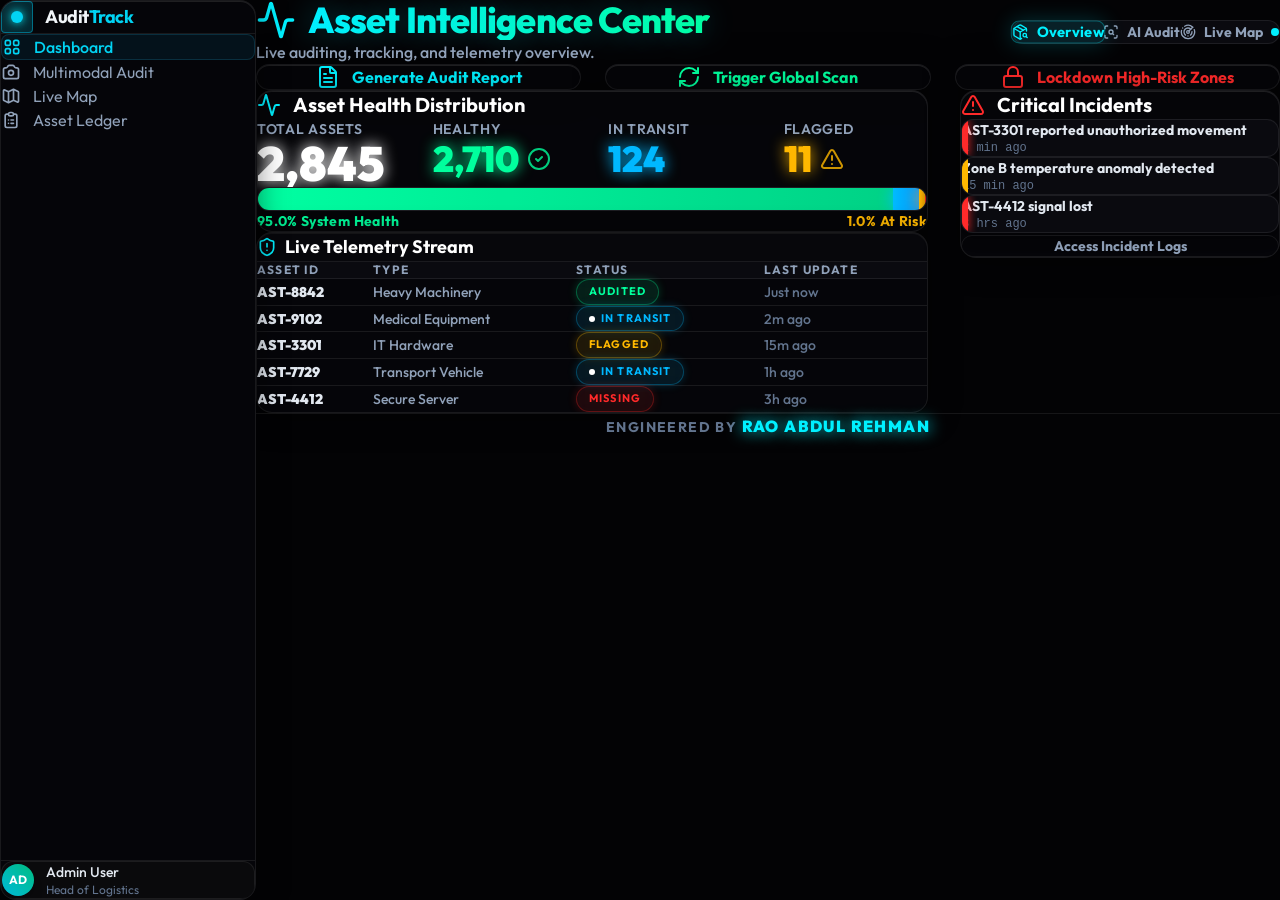
<file: index.html>
<!DOCTYPE html><html lang="en"><head><meta charSet="utf-8"/><meta name="viewport" content="width=device-width, initial-scale=1"/><link rel="stylesheet" href="/_next/static/chunks/2s1nac8cfz6k9.css" data-precedence="next"/><link rel="preload" as="script" fetchPriority="low" href="/_next/static/chunks/0s95f98jbg9el.js"/><script src="/_next/static/chunks/0tj1o08au7qay.js" async=""></script><script src="/_next/static/chunks/1nfyq-tovcx8k.js" async=""></script><script src="/_next/static/chunks/turbopack-1fs79tsgx9n-v.js" async=""></script><script src="/_next/static/chunks/0lqn-5tuoajyy.js" async=""></script><script src="/_next/static/chunks/07wud26f3ca87.js" async=""></script><link rel="preconnect" href="https://fonts.googleapis.com"/><link rel="preconnect" href="https://fonts.gstatic.com" crossorigin="anonymous"/><title>Asset Auditing &amp; Tracking</title><meta name="description" content="Intelligent Multimodal Asset Auditing &amp; Live Tracking System"/><link rel="icon" href="/favicon.ico?favicon.2vob68tjqpejf.ico" sizes="256x256" type="image/x-icon"/><script src="/_next/static/chunks/0cz1d0mv5g_q7.js" noModule=""></script></head><body class="antialiased"><div hidden=""><!--$--><!--/$--></div><div class="flex h-screen overflow-hidden"><aside class="w-64 glass-panel border-y-0 border-l-0 rounded-none flex flex-col z-20 hidden md:flex"><div class="p-6 border-b border-[var(--border-card)]"><div class="flex items-center gap-3"><div class="w-8 h-8 rounded bg-cyan-500/20 flex items-center justify-center border border-cyan-500/50"><div class="w-3 h-3 bg-cyan-400 rounded-full shadow-[0_0_10px_var(--accent-primary)]"></div></div><h1 class="text-lg font-bold tracking-tight text-slate-100">Audit<span class="text-cyan-400">Track</span></h1></div></div><nav class="flex-1 p-4 space-y-2"><a href="#" class="flex items-center gap-3 px-4 py-3 rounded-lg bg-cyan-950/30 text-cyan-400 border border-cyan-900/50 font-medium"><svg class="w-5 h-5" fill="none" stroke="currentColor" viewBox="0 0 24 24"><path stroke-linecap="round" stroke-linejoin="round" stroke-width="2" d="M4 6a2 2 0 012-2h2a2 2 0 012 2v2a2 2 0 01-2 2H6a2 2 0 01-2-2V6zM14 6a2 2 0 012-2h2a2 2 0 012 2v2a2 2 0 01-2 2h-2a2 2 0 01-2-2V6zM4 16a2 2 0 012-2h2a2 2 0 012 2v2a2 2 0 01-2 2H6a2 2 0 01-2-2v-2zM14 16a2 2 0 012-2h2a2 2 0 012 2v2a2 2 0 01-2 2h-2a2 2 0 01-2-2v-2z"></path></svg>Dashboard</a><a href="#" class="flex items-center gap-3 px-4 py-3 rounded-lg text-slate-400 hover:text-slate-200 hover:bg-slate-800/50 transition-colors"><svg class="w-5 h-5" fill="none" stroke="currentColor" viewBox="0 0 24 24"><path stroke-linecap="round" stroke-linejoin="round" stroke-width="2" d="M3 9a2 2 0 012-2h.93a2 2 0 001.664-.89l.812-1.22A2 2 0 0110.07 4h3.86a2 2 0 011.664.89l.812 1.22A2 2 0 0018.07 7H19a2 2 0 012 2v9a2 2 0 01-2 2H5a2 2 0 01-2-2V9z"></path><path stroke-linecap="round" stroke-linejoin="round" stroke-width="2" d="M15 13a3 3 0 11-6 0 3 3 0 016 0z"></path></svg>Multimodal Audit</a><a href="#" class="flex items-center gap-3 px-4 py-3 rounded-lg text-slate-400 hover:text-slate-200 hover:bg-slate-800/50 transition-colors"><svg class="w-5 h-5" fill="none" stroke="currentColor" viewBox="0 0 24 24"><path stroke-linecap="round" stroke-linejoin="round" stroke-width="2" d="M9 20l-5.447-2.724A1 1 0 013 16.382V5.618a1 1 0 011.447-.894L9 7m0 13l6-3m-6 3V7m6 10l4.553 2.276A1 1 0 0021 18.382V7.618a1 1 0 00-.553-.894L15 4m0 13V4m0 0L9 7"></path></svg>Live Map</a><a href="#" class="flex items-center gap-3 px-4 py-3 rounded-lg text-slate-400 hover:text-slate-200 hover:bg-slate-800/50 transition-colors"><svg class="w-5 h-5" fill="none" stroke="currentColor" viewBox="0 0 24 24"><path stroke-linecap="round" stroke-linejoin="round" stroke-width="2" d="M9 5H7a2 2 0 00-2 2v12a2 2 0 002 2h10a2 2 0 002-2V7a2 2 0 00-2-2h-2M9 5a2 2 0 002 2h2a2 2 0 002-2M9 5a2 2 0 012-2h2a2 2 0 012 2m-3 7h3m-3 4h3m-6-4h.01M9 16h.01"></path></svg>Asset Ledger</a></nav><div class="p-4 border-t border-[var(--border-card)]"><div class="flex items-center gap-3 px-4 py-3 bg-[#0a0a0c] rounded-xl border border-[var(--border-card)]"><div class="w-8 h-8 rounded-full bg-gradient-to-tr from-cyan-500 to-emerald-500 flex items-center justify-center text-xs font-bold text-white shadow-lg">AD</div><div class="flex-1 min-w-0"><p class="text-sm font-medium text-slate-200 truncate">Admin User</p><p class="text-xs text-slate-500 truncate">Head of Logistics</p></div></div></div></aside><main class="flex-1 overflow-y-auto overflow-x-hidden relative"><div class="absolute inset-0 bg-[radial-gradient(ellipse_at_top,_var(--tw-gradient-stops))] from-[var(--accent-primary)]/10 via-[var(--bg-primary)] to-[var(--bg-primary)] -z-20"></div><div class="absolute inset-0 bg-[url(&#x27;https://www.transparenttextures.com/patterns/cubes.png&#x27;)] opacity-[0.02] -z-10 mix-blend-overlay"></div><div class="relative z-0"><div class="p-8 max-w-7xl mx-auto min-h-screen flex flex-col"><header class="mb-10 flex flex-col md:flex-row md:items-center justify-between gap-6 relative z-10"><div><h1 class="text-4xl font-extrabold mb-2 flex items-center gap-3 tracking-tight"><svg xmlns="http://www.w3.org/2000/svg" width="24" height="24" viewBox="0 0 24 24" fill="none" stroke="currentColor" stroke-width="2" stroke-linecap="round" stroke-linejoin="round" class="lucide lucide-activity text-[var(--accent-primary)] w-10 h-10 glow-text" aria-hidden="true"><path d="M22 12h-2.48a2 2 0 0 0-1.93 1.46l-2.35 8.36a.25.25 0 0 1-.48 0L9.24 2.18a.25.25 0 0 0-.48 0l-2.35 8.36A2 2 0 0 1 4.49 12H2"></path></svg><span class="text-gradient">Asset Intelligence Center</span></h1><p class="text-slate-400 font-medium">Live auditing, tracking, and telemetry overview.</p></div><div class="flex bg-[var(--bg-secondary)] p-1.5 rounded-xl border border-[var(--border-card)] w-fit shadow-2xl backdrop-blur-xl"><button class="px-6 py-3 rounded-lg text-sm font-bold transition-all flex items-center gap-2 bg-[var(--accent-primary)]/10 text-[var(--accent-primary)] shadow-[0_0_20px_rgba(0,240,255,0.2)] border border-[var(--accent-primary)]/30 scale-105"><svg xmlns="http://www.w3.org/2000/svg" width="24" height="24" viewBox="0 0 24 24" fill="none" stroke="currentColor" stroke-width="2" stroke-linecap="round" stroke-linejoin="round" class="lucide lucide-package-search w-4 h-4" aria-hidden="true"><path d="M12 22V12"></path><path d="M20.27 18.27 22 20"></path><path d="M21 10.498V8a2 2 0 0 0-1-1.73l-7-4a2 2 0 0 0-2 0l-7 4A2 2 0 0 0 3 8v8a2 2 0 0 0 1 1.729l7 4a2 2 0 0 0 2 .001l.98-.559"></path><path d="M3.29 7 12 12l8.71-5"></path><path d="m7.5 4.27 8.997 5.148"></path><circle cx="18.5" cy="16.5" r="2.5"></circle></svg>Overview</button><button class="px-6 py-3 rounded-lg text-sm font-bold transition-all flex items-center gap-2 text-slate-400 hover:text-white hover:bg-white/5"><svg xmlns="http://www.w3.org/2000/svg" width="24" height="24" viewBox="0 0 24 24" fill="none" stroke="currentColor" stroke-width="2" stroke-linecap="round" stroke-linejoin="round" class="lucide lucide-scan-search w-4 h-4" aria-hidden="true"><path d="M3 7V5a2 2 0 0 1 2-2h2"></path><path d="M17 3h2a2 2 0 0 1 2 2v2"></path><path d="M21 17v2a2 2 0 0 1-2 2h-2"></path><path d="M7 21H5a2 2 0 0 1-2-2v-2"></path><circle cx="12" cy="12" r="3"></circle><path d="m16 16-1.9-1.9"></path></svg>AI Audit</button><button class="px-6 py-3 rounded-lg text-sm font-bold transition-all flex items-center gap-2 text-slate-400 hover:text-white hover:bg-white/5"><svg xmlns="http://www.w3.org/2000/svg" width="24" height="24" viewBox="0 0 24 24" fill="none" stroke="currentColor" stroke-width="2" stroke-linecap="round" stroke-linejoin="round" class="lucide lucide-radar w-4 h-4" aria-hidden="true"><path d="M19.07 4.93A10 10 0 0 0 6.99 3.34"></path><path d="M4 6h.01"></path><path d="M2.29 9.62A10 10 0 1 0 21.31 8.35"></path><path d="M16.24 7.76A6 6 0 1 0 8.23 16.67"></path><path d="M12 18h.01"></path><path d="M17.99 11.66A6 6 0 0 1 15.77 16.67"></path><circle cx="12" cy="12" r="2"></circle><path d="m13.41 10.59 5.66-5.66"></path></svg>Live Map<span class="w-2 h-2 rounded-full bg-[var(--accent-primary)] pulse-beacon ml-2"></span></button></div></header><div class="space-y-8 animate-in fade-in slide-in-from-bottom-8 duration-700"><div class="grid grid-cols-1 md:grid-cols-3 gap-6"><button class="glass-panel p-5 flex items-center justify-center gap-3 text-[var(--accent-primary)] hover:text-white transition-all font-bold group"><svg xmlns="http://www.w3.org/2000/svg" width="24" height="24" viewBox="0 0 24 24" fill="none" stroke="currentColor" stroke-width="2" stroke-linecap="round" stroke-linejoin="round" class="lucide lucide-file-text w-6 h-6 group-hover:scale-110 group-hover:text-[var(--accent-primary)] transition-all" aria-hidden="true"><path d="M6 22a2 2 0 0 1-2-2V4a2 2 0 0 1 2-2h8a2.4 2.4 0 0 1 1.704.706l3.588 3.588A2.4 2.4 0 0 1 20 8v12a2 2 0 0 1-2 2z"></path><path d="M14 2v5a1 1 0 0 0 1 1h5"></path><path d="M10 9H8"></path><path d="M16 13H8"></path><path d="M16 17H8"></path></svg>Generate Audit Report</button><button class="glass-panel p-5 flex items-center justify-center gap-3 text-[var(--status-success)] hover:text-white transition-all font-bold group"><svg xmlns="http://www.w3.org/2000/svg" width="24" height="24" viewBox="0 0 24 24" fill="none" stroke="currentColor" stroke-width="2" stroke-linecap="round" stroke-linejoin="round" class="lucide lucide-refresh-cw w-6 h-6 group-hover:rotate-180 group-hover:text-[var(--status-success)] transition-all duration-700" aria-hidden="true"><path d="M3 12a9 9 0 0 1 9-9 9.75 9.75 0 0 1 6.74 2.74L21 8"></path><path d="M21 3v5h-5"></path><path d="M21 12a9 9 0 0 1-9 9 9.75 9.75 0 0 1-6.74-2.74L3 16"></path><path d="M8 16H3v5"></path></svg>Trigger Global Scan</button><button class="glass-panel p-5 flex items-center justify-center gap-3 text-[var(--status-danger)] hover:text-white transition-all font-bold group"><svg xmlns="http://www.w3.org/2000/svg" width="24" height="24" viewBox="0 0 24 24" fill="none" stroke="currentColor" stroke-width="2" stroke-linecap="round" stroke-linejoin="round" class="lucide lucide-lock w-6 h-6 group-hover:scale-110 group-hover:text-[var(--status-danger)] transition-all" aria-hidden="true"><rect width="18" height="11" x="3" y="11" rx="2" ry="2"></rect><path d="M7 11V7a5 5 0 0 1 10 0v4"></path></svg>Lockdown High-Risk Zones</button></div><div class="grid grid-cols-1 lg:grid-cols-3 gap-8"><div class="lg:col-span-2 space-y-8"><div class="glass-panel p-8"><h2 class="text-xl font-bold text-white mb-8 flex items-center gap-3"><svg xmlns="http://www.w3.org/2000/svg" width="24" height="24" viewBox="0 0 24 24" fill="none" stroke="currentColor" stroke-width="2" stroke-linecap="round" stroke-linejoin="round" class="lucide lucide-activity w-6 h-6 text-[var(--accent-primary)] glow-text" aria-hidden="true"><path d="M22 12h-2.48a2 2 0 0 0-1.93 1.46l-2.35 8.36a.25.25 0 0 1-.48 0L9.24 2.18a.25.25 0 0 0-.48 0l-2.35 8.36A2 2 0 0 1 4.49 12H2"></path></svg>Asset Health Distribution</h2><div class="grid grid-cols-2 md:grid-cols-4 gap-8 mb-10"><div><p class="text-sm font-semibold text-slate-400 mb-2 uppercase tracking-wider">Total Assets</p><p class="text-5xl font-black text-white glow-text">2,845</p></div><div><p class="text-sm font-semibold text-slate-400 mb-2 uppercase tracking-wider">Healthy</p><p class="text-4xl font-black text-[var(--status-success)] flex items-center gap-2 glow-text">2,710 <svg xmlns="http://www.w3.org/2000/svg" width="24" height="24" viewBox="0 0 24 24" fill="none" stroke="currentColor" stroke-width="2" stroke-linecap="round" stroke-linejoin="round" class="lucide lucide-circle-check w-6 h-6 opacity-80" aria-hidden="true"><circle cx="12" cy="12" r="10"></circle><path d="m9 12 2 2 4-4"></path></svg></p></div><div><p class="text-sm font-semibold text-slate-400 mb-2 uppercase tracking-wider">In Transit</p><p class="text-4xl font-black text-[var(--status-info)] glow-text">124</p></div><div><p class="text-sm font-semibold text-slate-400 mb-2 uppercase tracking-wider">Flagged</p><p class="text-4xl font-black text-[var(--status-warning)] flex items-center gap-2 glow-text">11 <svg xmlns="http://www.w3.org/2000/svg" width="24" height="24" viewBox="0 0 24 24" fill="none" stroke="currentColor" stroke-width="2" stroke-linecap="round" stroke-linejoin="round" class="lucide lucide-triangle-alert w-6 h-6 opacity-80" aria-hidden="true"><path d="m21.73 18-8-14a2 2 0 0 0-3.48 0l-8 14A2 2 0 0 0 4 21h16a2 2 0 0 0 1.73-3"></path><path d="M12 9v4"></path><path d="M12 17h.01"></path></svg></p></div></div><div class="w-full h-6 rounded-full flex overflow-hidden bg-[var(--bg-secondary)] border border-[var(--border-card)] shadow-[inset_0_2px_10px_rgba(0,0,0,0.8)] relative"><div class="absolute inset-0 bg-white/5 pointer-events-none mix-blend-overlay"></div><div class="bg-gradient-to-r from-[var(--status-success)] to-[#00d080] h-full shadow-[0_0_15px_var(--status-success)]" style="width:95%" title="Healthy (95%)"></div><div class="bg-gradient-to-r from-[var(--status-info)] to-[#0090ff] h-full shadow-[0_0_15px_var(--status-info)]" style="width:4%" title="In Transit (4%)"></div><div class="bg-gradient-to-r from-[var(--status-warning)] to-[#d09000] h-full shadow-[0_0_15px_var(--status-warning)]" style="width:0.8%" title="Flagged (0.8%)"></div><div class="bg-gradient-to-r from-[var(--status-danger)] to-[#c00000] h-full shadow-[0_0_15px_var(--status-danger)]" style="width:0.2%" title="Missing (0.2%)"></div></div><div class="flex justify-between text-sm font-bold mt-4"><span class="text-[var(--status-success)] tracking-wide">95.0% System Health</span><span class="text-[var(--status-warning)] tracking-wide">1.0% At Risk</span></div></div><div class="glass-panel overflow-hidden"><div class="p-6 border-b border-[var(--border-card)] bg-[var(--bg-secondary)]/50"><h2 class="text-lg font-bold text-white flex items-center gap-2"><svg xmlns="http://www.w3.org/2000/svg" width="24" height="24" viewBox="0 0 24 24" fill="none" stroke="currentColor" stroke-width="2" stroke-linecap="round" stroke-linejoin="round" class="lucide lucide-shield-alert w-5 h-5 text-[var(--accent-primary)] glow-text" aria-hidden="true"><path d="M20 13c0 5-3.5 7.5-7.66 8.95a1 1 0 0 1-.67-.01C7.5 20.5 4 18 4 13V6a1 1 0 0 1 1-1c2 0 4.5-1.2 6.24-2.72a1.17 1.17 0 0 1 1.52 0C14.51 3.81 17 5 19 5a1 1 0 0 1 1 1z"></path><path d="M12 8v4"></path><path d="M12 16h.01"></path></svg>Live Telemetry Stream</h2></div><div class="overflow-x-auto"><table class="w-full text-left text-sm"><thead class="bg-[var(--bg-secondary)] text-slate-400 border-b border-[var(--border-card)]"><tr><th class="px-6 py-5 font-bold uppercase tracking-widest text-xs">Asset ID</th><th class="px-6 py-5 font-bold uppercase tracking-widest text-xs">Type</th><th class="px-6 py-5 font-bold uppercase tracking-widest text-xs">Status</th><th class="px-6 py-5 font-bold uppercase tracking-widest text-xs">Last Update</th></tr></thead><tbody class="divide-y divide-[var(--border-card)]"><tr class="hover:bg-white/[0.05] transition-all cursor-pointer group"><td class="px-6 py-5 font-black text-slate-200 group-hover:text-[var(--accent-primary)] transition-colors">AST-8842</td><td class="px-6 py-5 text-slate-400 font-medium">Heavy Machinery</td><td class="px-6 py-5"><span class="badge badge-success">Audited</span></td><td class="px-6 py-5 text-slate-500 font-medium">Just now</td></tr><tr class="hover:bg-white/[0.05] transition-all cursor-pointer group"><td class="px-6 py-5 font-black text-slate-200 group-hover:text-[var(--accent-primary)] transition-colors">AST-9102</td><td class="px-6 py-5 text-slate-400 font-medium">Medical Equipment</td><td class="px-6 py-5"><span class="badge badge-info"><span class="w-1.5 h-1.5 rounded-full bg-white animate-pulse"></span>In Transit</span></td><td class="px-6 py-5 text-slate-500 font-medium">2m ago</td></tr><tr class="hover:bg-white/[0.05] transition-all cursor-pointer group"><td class="px-6 py-5 font-black text-slate-200 group-hover:text-[var(--accent-primary)] transition-colors">AST-3301</td><td class="px-6 py-5 text-slate-400 font-medium">IT Hardware</td><td class="px-6 py-5"><span class="badge badge-warning">Flagged</span></td><td class="px-6 py-5 text-slate-500 font-medium">15m ago</td></tr><tr class="hover:bg-white/[0.05] transition-all cursor-pointer group"><td class="px-6 py-5 font-black text-slate-200 group-hover:text-[var(--accent-primary)] transition-colors">AST-7729</td><td class="px-6 py-5 text-slate-400 font-medium">Transport Vehicle</td><td class="px-6 py-5"><span class="badge badge-info"><span class="w-1.5 h-1.5 rounded-full bg-white animate-pulse"></span>In Transit</span></td><td class="px-6 py-5 text-slate-500 font-medium">1h ago</td></tr><tr class="hover:bg-white/[0.05] transition-all cursor-pointer group"><td class="px-6 py-5 font-black text-slate-200 group-hover:text-[var(--accent-primary)] transition-colors">AST-4412</td><td class="px-6 py-5 text-slate-400 font-medium">Secure Server</td><td class="px-6 py-5"><span class="badge badge-danger">Missing</span></td><td class="px-6 py-5 text-slate-500 font-medium">3h ago</td></tr></tbody></table></div></div></div><div class="space-y-8"><div class="glass-panel p-6 border-l-4 border-l-[var(--status-danger)] bg-gradient-to-b from-[var(--bg-secondary)] to-[#200000]/40"><h2 class="text-xl font-bold text-white mb-6 flex items-center gap-3"><svg xmlns="http://www.w3.org/2000/svg" width="24" height="24" viewBox="0 0 24 24" fill="none" stroke="currentColor" stroke-width="2" stroke-linecap="round" stroke-linejoin="round" class="lucide lucide-triangle-alert w-6 h-6 text-[var(--status-danger)] glow-text animate-pulse" aria-hidden="true"><path d="m21.73 18-8-14a2 2 0 0 0-3.48 0l-8 14A2 2 0 0 0 4 21h16a2 2 0 0 0 1.73-3"></path><path d="M12 9v4"></path><path d="M12 17h.01"></path></svg>Critical Incidents</h2><div class="space-y-4"><div class="p-4 rounded-xl bg-[var(--bg-secondary)] border border-[var(--border-card)] hover:border-[var(--status-danger)]/50 transition-all shadow-lg relative overflow-hidden group"><div class="absolute left-0 top-0 bottom-0 w-1.5 bg-[var(--status-danger)] shadow-[0_0_10px_var(--status-danger)]"></div><p class="text-sm text-slate-200 font-bold mb-2 pl-3 group-hover:text-white transition-colors">AST-3301 reported unauthorized movement</p><p class="text-xs text-slate-500 pl-3 font-mono">2 min ago</p></div><div class="p-4 rounded-xl bg-[var(--bg-secondary)] border border-[var(--border-card)] hover:border-[var(--status-danger)]/50 transition-all shadow-lg relative overflow-hidden group"><div class="absolute left-0 top-0 bottom-0 w-1.5 bg-[var(--status-warning)]"></div><p class="text-sm text-slate-200 font-bold mb-2 pl-3 group-hover:text-white transition-colors">Zone B temperature anomaly detected</p><p class="text-xs text-slate-500 pl-3 font-mono">15 min ago</p></div><div class="p-4 rounded-xl bg-[var(--bg-secondary)] border border-[var(--border-card)] hover:border-[var(--status-danger)]/50 transition-all shadow-lg relative overflow-hidden group"><div class="absolute left-0 top-0 bottom-0 w-1.5 bg-[var(--status-danger)] shadow-[0_0_10px_var(--status-danger)]"></div><p class="text-sm text-slate-200 font-bold mb-2 pl-3 group-hover:text-white transition-colors">AST-4412 signal lost</p><p class="text-xs text-slate-500 pl-3 font-mono">3 hrs ago</p></div></div><button class="w-full mt-6 py-3 rounded-xl border border-[var(--border-card)] text-sm font-bold text-slate-400 hover:text-white hover:bg-[var(--bg-secondary)] hover:border-white/20 transition-all">Access Incident Logs</button></div></div></div></div><footer class="mt-auto pt-8 border-t border-[var(--border-card)] text-center pb-8 relative z-10"><p class="text-slate-500 font-bold tracking-widest text-sm">ENGINEERED BY <span class="text-[var(--accent-primary)] font-black ml-2 glow-text text-base">RAO ABDUL REHMAN</span></p></footer></div><!--$--><!--/$--></div></main></div><script src="/_next/static/chunks/0s95f98jbg9el.js" id="_R_" async=""></script><script>(self.__next_f=self.__next_f||[]).push([0])</script><script>self.__next_f.push([1,"1:\"$Sreact.fragment\"\n7:I[16824,[\"/_next/static/chunks/0lqn-5tuoajyy.js\"],\"default\",1]\n:HL[\"/_next/static/chunks/2s1nac8cfz6k9.css\",\"style\"]\n"])</script><script>self.__next_f.push([1,"0:{\"P\":null,\"c\":[\"\",\"\"],\"q\":\"\",\"i\":false,\"f\":[[[\"\",{\"children\":[\"__PAGE__\",{}]},\"$undefined\",\"$undefined\",16],[[\"$\",\"$1\",\"c\",{\"children\":[[[\"$\",\"link\",\"0\",{\"rel\":\"stylesheet\",\"href\":\"/_next/static/chunks/2s1nac8cfz6k9.css\",\"precedence\":\"next\",\"crossOrigin\":\"$undefined\",\"nonce\":\"$undefined\"}],[\"$\",\"script\",\"script-0\",{\"src\":\"/_next/static/chunks/0lqn-5tuoajyy.js\",\"async\":true,\"nonce\":\"$undefined\"}]],[\"$\",\"html\",null,{\"lang\":\"en\",\"children\":[[\"$\",\"head\",null,{\"children\":[[\"$\",\"link\",null,{\"rel\":\"preconnect\",\"href\":\"https://fonts.googleapis.com\"}],[\"$\",\"link\",null,{\"rel\":\"preconnect\",\"href\":\"https://fonts.gstatic.com\",\"crossOrigin\":\"anonymous\"}]]}],[\"$\",\"body\",null,{\"className\":\"antialiased\",\"children\":[\"$\",\"div\",null,{\"className\":\"flex h-screen overflow-hidden\",\"children\":[[\"$\",\"aside\",null,{\"className\":\"w-64 glass-panel border-y-0 border-l-0 rounded-none flex flex-col z-20 hidden md:flex\",\"children\":[[\"$\",\"div\",null,{\"className\":\"p-6 border-b border-[var(--border-card)]\",\"children\":[\"$\",\"div\",null,{\"className\":\"flex items-center gap-3\",\"children\":[[\"$\",\"div\",null,{\"className\":\"w-8 h-8 rounded bg-cyan-500/20 flex items-center justify-center border border-cyan-500/50\",\"children\":[\"$\",\"div\",null,{\"className\":\"w-3 h-3 bg-cyan-400 rounded-full shadow-[0_0_10px_var(--accent-primary)]\"}]}],[\"$\",\"h1\",null,{\"className\":\"text-lg font-bold tracking-tight text-slate-100\",\"children\":[\"Audit\",[\"$\",\"span\",null,{\"className\":\"text-cyan-400\",\"children\":\"Track\"}]]}]]}]}],[\"$\",\"nav\",null,{\"className\":\"flex-1 p-4 space-y-2\",\"children\":[[\"$\",\"a\",null,{\"href\":\"#\",\"className\":\"flex items-center gap-3 px-4 py-3 rounded-lg bg-cyan-950/30 text-cyan-400 border border-cyan-900/50 font-medium\",\"children\":[[\"$\",\"svg\",null,{\"className\":\"w-5 h-5\",\"fill\":\"none\",\"stroke\":\"currentColor\",\"viewBox\":\"0 0 24 24\",\"children\":[\"$\",\"path\",null,{\"strokeLinecap\":\"round\",\"strokeLinejoin\":\"round\",\"strokeWidth\":2,\"d\":\"M4 6a2 2 0 012-2h2a2 2 0 012 2v2a2 2 0 01-2 2H6a2 2 0 01-2-2V6zM14 6a2 2 0 012-2h2a2 2 0 012 2v2a2 2 0 01-2 2h-2a2 2 0 01-2-2V6zM4 16a2 2 0 012-2h2a2 2 0 012 2v2a2 2 0 01-2 2H6a2 2 0 01-2-2v-2zM14 16a2 2 0 012-2h2a2 2 0 012 2v2a2 2 0 01-2 2h-2a2 2 0 01-2-2v-2z\"}]}],\"Dashboard\"]}],[\"$\",\"a\",null,{\"href\":\"#\",\"className\":\"flex items-center gap-3 px-4 py-3 rounded-lg text-slate-400 hover:text-slate-200 hover:bg-slate-800/50 transition-colors\",\"children\":[[\"$\",\"svg\",null,{\"className\":\"w-5 h-5\",\"fill\":\"none\",\"stroke\":\"currentColor\",\"viewBox\":\"0 0 24 24\",\"children\":[[\"$\",\"path\",null,{\"strokeLinecap\":\"round\",\"strokeLinejoin\":\"round\",\"strokeWidth\":2,\"d\":\"M3 9a2 2 0 012-2h.93a2 2 0 001.664-.89l.812-1.22A2 2 0 0110.07 4h3.86a2 2 0 011.664.89l.812 1.22A2 2 0 0018.07 7H19a2 2 0 012 2v9a2 2 0 01-2 2H5a2 2 0 01-2-2V9z\"}],[\"$\",\"path\",null,{\"strokeLinecap\":\"round\",\"strokeLinejoin\":\"round\",\"strokeWidth\":2,\"d\":\"M15 13a3 3 0 11-6 0 3 3 0 016 0z\"}]]}],\"Multimodal Audit\"]}],[\"$\",\"a\",null,{\"href\":\"#\",\"className\":\"flex items-center gap-3 px-4 py-3 rounded-lg text-slate-400 hover:text-slate-200 hover:bg-slate-800/50 transition-colors\",\"children\":[[\"$\",\"svg\",null,{\"className\":\"w-5 h-5\",\"fill\":\"none\",\"stroke\":\"currentColor\",\"viewBox\":\"0 0 24 24\",\"children\":[\"$\",\"path\",null,{\"strokeLinecap\":\"round\",\"strokeLinejoin\":\"round\",\"strokeWidth\":2,\"d\":\"M9 20l-5.447-2.724A1 1 0 013 16.382V5.618a1 1 0 011.447-.894L9 7m0 13l6-3m-6 3V7m6 10l4.553 2.276A1 1 0 0021 18.382V7.618a1 1 0 00-.553-.894L15 4m0 13V4m0 0L9 7\"}]}],\"Live Map\"]}],[\"$\",\"a\",null,{\"href\":\"#\",\"className\":\"flex items-center gap-3 px-4 py-3 rounded-lg text-slate-400 hover:text-slate-200 hover:bg-slate-800/50 transition-colors\",\"children\":[[\"$\",\"svg\",null,{\"className\":\"w-5 h-5\",\"fill\":\"none\",\"stroke\":\"currentColor\",\"viewBox\":\"0 0 24 24\",\"children\":[\"$\",\"path\",null,{\"strokeLinecap\":\"round\",\"strokeLinejoin\":\"round\",\"strokeWidth\":2,\"d\":\"M9 5H7a2 2 0 00-2 2v12a2 2 0 002 2h10a2 2 0 002-2V7a2 2 0 00-2-2h-2M9 5a2 2 0 002 2h2a2 2 0 002-2M9 5a2 2 0 012-2h2a2 2 0 012 2m-3 7h3m-3 4h3m-6-4h.01M9 16h.01\"}]}],\"Asset Ledger\"]}]]}],[\"$\",\"div\",null,{\"className\":\"p-4 border-t border-[var(--border-card)]\",\"children\":[\"$\",\"div\",null,{\"className\":\"flex items-center gap-3 px-4 py-3 bg-[#0a0a0c] rounded-xl border border-[var(--border-card)]\",\"children\":[\"$L2\",\"$L3\"]}]}]]}],\"$L4\"]}]}]]}]]}],{\"children\":[\"$L5\",{},null,false,null]},null,false,null],\"$L6\",false]],\"m\":\"$undefined\",\"G\":[\"$7\",[\"$L8\"]],\"S\":true,\"h\":null,\"s\":\"$undefined\",\"l\":\"$undefined\",\"p\":\"$undefined\",\"d\":\"$undefined\",\"b\":\"za0C21ug05FWvyDrF1Mro\"}\n"])</script><script>self.__next_f.push([1,"9:I[80191,[\"/_next/static/chunks/0lqn-5tuoajyy.js\"],\"default\"]\na:I[38461,[\"/_next/static/chunks/0lqn-5tuoajyy.js\"],\"default\"]\nb:I[1185,[\"/_next/static/chunks/0lqn-5tuoajyy.js\"],\"ClientPageRoot\"]\nc:I[28278,[\"/_next/static/chunks/0lqn-5tuoajyy.js\",\"/_next/static/chunks/07wud26f3ca87.js\"],\"default\"]\nf:I[21004,[\"/_next/static/chunks/0lqn-5tuoajyy.js\"],\"OutletBoundary\"]\n10:\"$Sreact.suspense\"\n12:I[21004,[\"/_next/static/chunks/0lqn-5tuoajyy.js\"],\"ViewportBoundary\"]\n14:I[21004,[\"/_next/static/chunks/0lqn-5tuoajyy.js\"],\"MetadataBoundary\"]\n2:[\"$\",\"div\",null,{\"className\":\"w-8 h-8 rounded-full bg-gradient-to-tr from-cyan-500 to-emerald-500 flex items-center justify-center text-xs font-bold text-white shadow-lg\",\"children\":\"AD\"}]\n3:[\"$\",\"div\",null,{\"className\":\"flex-1 min-w-0\",\"children\":[[\"$\",\"p\",null,{\"className\":\"text-sm font-medium text-slate-200 truncate\",\"children\":\"Admin User\"}],[\"$\",\"p\",null,{\"className\":\"text-xs text-slate-500 truncate\",\"children\":\"Head of Logistics\"}]]}]\n"])</script><script>self.__next_f.push([1,"4:[\"$\",\"main\",null,{\"className\":\"flex-1 overflow-y-auto overflow-x-hidden relative\",\"children\":[[\"$\",\"div\",null,{\"className\":\"absolute inset-0 bg-[radial-gradient(ellipse_at_top,_var(--tw-gradient-stops))] from-[var(--accent-primary)]/10 via-[var(--bg-primary)] to-[var(--bg-primary)] -z-20\"}],[\"$\",\"div\",null,{\"className\":\"absolute inset-0 bg-[url('https://www.transparenttextures.com/patterns/cubes.png')] opacity-[0.02] -z-10 mix-blend-overlay\"}],[\"$\",\"div\",null,{\"className\":\"relative z-0\",\"children\":[\"$\",\"$L9\",null,{\"parallelRouterKey\":\"children\",\"error\":\"$undefined\",\"errorStyles\":\"$undefined\",\"errorScripts\":\"$undefined\",\"template\":[\"$\",\"$La\",null,{}],\"templateStyles\":\"$undefined\",\"templateScripts\":\"$undefined\",\"notFound\":[[[\"$\",\"title\",null,{\"children\":\"404: This page could not be found.\"}],[\"$\",\"div\",null,{\"style\":{\"fontFamily\":\"system-ui,\\\"Segoe UI\\\",Roboto,Helvetica,Arial,sans-serif,\\\"Apple Color Emoji\\\",\\\"Segoe UI Emoji\\\"\",\"height\":\"100vh\",\"textAlign\":\"center\",\"display\":\"flex\",\"flexDirection\":\"column\",\"alignItems\":\"center\",\"justifyContent\":\"center\"},\"children\":[\"$\",\"div\",null,{\"children\":[[\"$\",\"style\",null,{\"dangerouslySetInnerHTML\":{\"__html\":\"body{color:#000;background:#fff;margin:0}.next-error-h1{border-right:1px solid rgba(0,0,0,.3)}@media (prefers-color-scheme:dark){body{color:#fff;background:#000}.next-error-h1{border-right:1px solid rgba(255,255,255,.3)}}\"}}],[\"$\",\"h1\",null,{\"className\":\"next-error-h1\",\"style\":{\"display\":\"inline-block\",\"margin\":\"0 20px 0 0\",\"padding\":\"0 23px 0 0\",\"fontSize\":24,\"fontWeight\":500,\"verticalAlign\":\"top\",\"lineHeight\":\"49px\"},\"children\":404}],[\"$\",\"div\",null,{\"style\":{\"display\":\"inline-block\"},\"children\":[\"$\",\"h2\",null,{\"style\":{\"fontSize\":14,\"fontWeight\":400,\"lineHeight\":\"49px\",\"margin\":0},\"children\":\"This page could not be found.\"}]}]]}]}]],[]],\"forbidden\":\"$undefined\",\"unauthorized\":\"$undefined\"}]}]]}]\n"])</script><script>self.__next_f.push([1,"5:[\"$\",\"$1\",\"c\",{\"children\":[[\"$\",\"$Lb\",null,{\"Component\":\"$c\",\"serverProvidedParams\":{\"searchParams\":{},\"params\":{},\"promises\":[\"$@d\",\"$@e\"]}}],[[\"$\",\"script\",\"script-0\",{\"src\":\"/_next/static/chunks/07wud26f3ca87.js\",\"async\":true,\"nonce\":\"$undefined\"}]],[\"$\",\"$Lf\",null,{\"children\":[\"$\",\"$10\",null,{\"name\":\"Next.MetadataOutlet\",\"children\":\"$@11\"}]}]]}]\n6:[\"$\",\"$1\",\"h\",{\"children\":[null,[\"$\",\"$L12\",null,{\"children\":\"$L13\"}],[\"$\",\"div\",null,{\"hidden\":true,\"children\":[\"$\",\"$L14\",null,{\"children\":[\"$\",\"$10\",null,{\"name\":\"Next.Metadata\",\"children\":\"$L15\"}]}]}],null]}]\n8:[\"$\",\"link\",\"0\",{\"rel\":\"stylesheet\",\"href\":\"/_next/static/chunks/2s1nac8cfz6k9.css\",\"precedence\":\"next\",\"crossOrigin\":\"$undefined\",\"nonce\":\"$undefined\"}]\n"])</script><script>self.__next_f.push([1,"d:{}\ne:\"$5:props:children:0:props:serverProvidedParams:params\"\n"])</script><script>self.__next_f.push([1,"13:[[\"$\",\"meta\",\"0\",{\"charSet\":\"utf-8\"}],[\"$\",\"meta\",\"1\",{\"name\":\"viewport\",\"content\":\"width=device-width, initial-scale=1\"}]]\n"])</script><script>self.__next_f.push([1,"16:I[17704,[\"/_next/static/chunks/0lqn-5tuoajyy.js\"],\"IconMark\"]\n11:null\n15:[[\"$\",\"title\",\"0\",{\"children\":\"Asset Auditing \u0026 Tracking\"}],[\"$\",\"meta\",\"1\",{\"name\":\"description\",\"content\":\"Intelligent Multimodal Asset Auditing \u0026 Live Tracking System\"}],[\"$\",\"link\",\"2\",{\"rel\":\"icon\",\"href\":\"/favicon.ico?favicon.2vob68tjqpejf.ico\",\"sizes\":\"256x256\",\"type\":\"image/x-icon\"}],[\"$\",\"$L16\",\"3\",{}]]\n"])</script></body></html>
</file>
<file: _next/static/chunks/2s1nac8cfz6k9.css>
@import "https://fonts.googleapis.com/css2?family=Outfit:wght@300;400;500;600;700;800&display=swap";
@layer properties{@supports (((-webkit-hyphens:none)) and (not (margin-trim:inline))) or ((-moz-orient:inline) and (not (color:rgb(from red r g b)))){*,:before,:after,::backdrop{--tw-translate-x:0;--tw-translate-y:0;--tw-translate-z:0;--tw-scale-x:1;--tw-scale-y:1;--tw-scale-z:1;--tw-rotate-x:initial;--tw-rotate-y:initial;--tw-rotate-z:initial;--tw-skew-x:initial;--tw-skew-y:initial;--tw-space-y-reverse:0;--tw-divide-y-reverse:0;--tw-border-style:solid;--tw-gradient-position:initial;--tw-gradient-from:#0000;--tw-gradient-via:#0000;--tw-gradient-to:#0000;--tw-gradient-stops:initial;--tw-gradient-via-stops:initial;--tw-gradient-from-position:0%;--tw-gradient-via-position:50%;--tw-gradient-to-position:100%;--tw-leading:initial;--tw-font-weight:initial;--tw-tracking:initial;--tw-shadow:0 0 #0000;--tw-shadow-color:initial;--tw-shadow-alpha:100%;--tw-inset-shadow:0 0 #0000;--tw-inset-shadow-color:initial;--tw-inset-shadow-alpha:100%;--tw-ring-color:initial;--tw-ring-shadow:0 0 #0000;--tw-inset-ring-color:initial;--tw-inset-ring-shadow:0 0 #0000;--tw-ring-inset:initial;--tw-ring-offset-width:0px;--tw-ring-offset-color:#fff;--tw-ring-offset-shadow:0 0 #0000;--tw-backdrop-blur:initial;--tw-backdrop-brightness:initial;--tw-backdrop-contrast:initial;--tw-backdrop-grayscale:initial;--tw-backdrop-hue-rotate:initial;--tw-backdrop-invert:initial;--tw-backdrop-opacity:initial;--tw-backdrop-saturate:initial;--tw-backdrop-sepia:initial;--tw-duration:initial;--tw-ease:initial}}}@layer theme{:root,:host{--font-sans:ui-sans-serif, system-ui, sans-serif, "Apple Color Emoji", "Segoe UI Emoji", "Segoe UI Symbol", "Noto Color Emoji";--font-mono:ui-monospace, SFMono-Regular, Menlo, Monaco, Consolas, "Liberation Mono", "Courier New", monospace;--color-emerald-500:#00bb7f;--color-cyan-400:#00d2ef;--color-cyan-500:#00b7d7;--color-cyan-900:#104e64;--color-cyan-950:#053345;--color-slate-100:#f1f5f9;--color-slate-200:#e2e8f0;--color-slate-300:#cad5e2;--color-slate-400:#90a1b9;--color-slate-500:#62748e;--color-slate-800:#1d293d;--color-white:#fff;--spacing:.25rem;--container-md:28rem;--container-7xl:80rem;--text-xs:.75rem;--text-xs--line-height:calc(1 / .75);--text-sm:.875rem;--text-sm--line-height:calc(1.25 / .875);--text-base:1rem;--text-base--line-height:calc(1.5 / 1);--text-lg:1.125rem;--text-lg--line-height:calc(1.75 / 1.125);--text-xl:1.25rem;--text-xl--line-height:calc(1.75 / 1.25);--text-2xl:1.5rem;--text-2xl--line-height:calc(2 / 1.5);--text-3xl:1.875rem;--text-3xl--line-height:calc(2.25 / 1.875);--text-4xl:2.25rem;--text-4xl--line-height:calc(2.5 / 2.25);--text-5xl:3rem;--text-5xl--line-height:1;--font-weight-medium:500;--font-weight-semibold:600;--font-weight-bold:700;--font-weight-extrabold:800;--font-weight-black:900;--tracking-tight:-.025em;--tracking-wide:.025em;--tracking-wider:.05em;--tracking-widest:.1em;--leading-relaxed:1.625;--radius-lg:.5rem;--radius-xl:.75rem;--radius-2xl:1rem;--animate-ping:ping 1s cubic-bezier(0, 0, .2, 1) infinite;--animate-pulse:pulse 2s cubic-bezier(.4, 0, .6, 1) infinite;--blur-xl:24px;--blur-3xl:64px;--default-transition-duration:.15s;--default-transition-timing-function:cubic-bezier(.4, 0, .2, 1);--default-font-family:var(--font-sans);--default-mono-font-family:var(--font-mono)}@supports (color:lab(0% 0 0)){:root,:host{--color-emerald-500:lab(66.9756% -58.27 19.5419);--color-cyan-400:lab(76.6045% -40.9406 -29.6231);--color-cyan-500:lab(67.805% -35.3952 -30.2018);--color-cyan-900:lab(30.372% -13.1853 -18.7887);--color-cyan-950:lab(19.1528% -9.68759 -15.5267);--color-slate-100:lab(96.286% -.852466 -2.46847);--color-slate-200:lab(91.7353% -.998765 -4.76968);--color-slate-300:lab(84.7652% -1.94535 -7.93337);--color-slate-400:lab(65.5349% -2.25151 -14.5072);--color-slate-500:lab(48.0876% -2.03595 -16.5814);--color-slate-800:lab(16.132% -.318021 -14.6672)}}}@layer base{*,:after,:before,::backdrop{box-sizing:border-box;border:0 solid;margin:0;padding:0}::file-selector-button{box-sizing:border-box;border:0 solid;margin:0;padding:0}html,:host{-webkit-text-size-adjust:100%;tab-size:4;line-height:1.5;font-family:var(--default-font-family,ui-sans-serif, system-ui, sans-serif, "Apple Color Emoji", "Segoe UI Emoji", "Segoe UI Symbol", "Noto Color Emoji");font-feature-settings:var(--default-font-feature-settings,normal);font-variation-settings:var(--default-font-variation-settings,normal);-webkit-tap-highlight-color:transparent}hr{height:0;color:inherit;border-top-width:1px}abbr:where([title]){-webkit-text-decoration:underline dotted;text-decoration:underline dotted}h1,h2,h3,h4,h5,h6{font-size:inherit;font-weight:inherit}a{color:inherit;-webkit-text-decoration:inherit;-webkit-text-decoration:inherit;-webkit-text-decoration:inherit;-webkit-text-decoration:inherit;text-decoration:inherit}b,strong{font-weight:bolder}code,kbd,samp,pre{font-family:var(--default-mono-font-family,ui-monospace, SFMono-Regular, Menlo, Monaco, Consolas, "Liberation Mono", "Courier New", monospace);font-feature-settings:var(--default-mono-font-feature-settings,normal);font-variation-settings:var(--default-mono-font-variation-settings,normal);font-size:1em}small{font-size:80%}sub,sup{vertical-align:baseline;font-size:75%;line-height:0;position:relative}sub{bottom:-.25em}sup{top:-.5em}table{text-indent:0;border-color:inherit;border-collapse:collapse}:-moz-focusring{outline:auto}progress{vertical-align:baseline}summary{display:list-item}ol,ul,menu{list-style:none}img,svg,video,canvas,audio,iframe,embed,object{vertical-align:middle;display:block}img,video{max-width:100%;height:auto}button,input,select,optgroup,textarea{font:inherit;font-feature-settings:inherit;font-variation-settings:inherit;letter-spacing:inherit;color:inherit;opacity:1;background-color:#0000;border-radius:0}::file-selector-button{font:inherit;font-feature-settings:inherit;font-variation-settings:inherit;letter-spacing:inherit;color:inherit;opacity:1;background-color:#0000;border-radius:0}:where(select:is([multiple],[size])) optgroup{font-weight:bolder}:where(select:is([multiple],[size])) optgroup option{padding-inline-start:20px}::file-selector-button{margin-inline-end:4px}::placeholder{opacity:1}@supports (not ((-webkit-appearance:-apple-pay-button))) or (contain-intrinsic-size:1px){::placeholder{color:currentColor}@supports (color:color-mix(in lab, red, red)){::placeholder{color:color-mix(in oklab, currentcolor 50%, transparent)}}}textarea{resize:vertical}::-webkit-search-decoration{-webkit-appearance:none}::-webkit-date-and-time-value{min-height:1lh;text-align:inherit}::-webkit-datetime-edit{display:inline-flex}::-webkit-datetime-edit-fields-wrapper{padding:0}::-webkit-datetime-edit{padding-block:0}::-webkit-datetime-edit-year-field{padding-block:0}::-webkit-datetime-edit-month-field{padding-block:0}::-webkit-datetime-edit-day-field{padding-block:0}::-webkit-datetime-edit-hour-field{padding-block:0}::-webkit-datetime-edit-minute-field{padding-block:0}::-webkit-datetime-edit-second-field{padding-block:0}::-webkit-datetime-edit-millisecond-field{padding-block:0}::-webkit-datetime-edit-meridiem-field{padding-block:0}::-webkit-calendar-picker-indicator{line-height:1}:-moz-ui-invalid{box-shadow:none}button,input:where([type=button],[type=reset],[type=submit]){appearance:button}::file-selector-button{appearance:button}::-webkit-inner-spin-button{height:auto}::-webkit-outer-spin-button{height:auto}[hidden]:where(:not([hidden=until-found])){display:none!important}}@layer components;@layer utilities{.pointer-events-none{pointer-events:none}.absolute{position:absolute}.relative{position:relative}.inset-0{inset:0}.top-0{top:0}.top-8{top:calc(var(--spacing) * 8)}.bottom-0{bottom:0}.bottom-full{bottom:100%}.left-0{left:0}.left-1\/2{left:50%}.left-8{left:calc(var(--spacing) * 8)}.-z-10{z-index:calc(10 * -1)}.-z-20{z-index:calc(20 * -1)}.z-0{z-index:0}.z-10{z-index:10}.z-20{z-index:20}.z-30{z-index:30}.mx-auto{margin-inline:auto}.mt-4{margin-top:calc(var(--spacing) * 4)}.mt-6{margin-top:calc(var(--spacing) * 6)}.mt-12{margin-top:calc(var(--spacing) * 12)}.mt-auto{margin-top:auto}.mb-1{margin-bottom:var(--spacing)}.mb-2{margin-bottom:calc(var(--spacing) * 2)}.mb-3{margin-bottom:calc(var(--spacing) * 3)}.mb-4{margin-bottom:calc(var(--spacing) * 4)}.mb-6{margin-bottom:calc(var(--spacing) * 6)}.mb-8{margin-bottom:calc(var(--spacing) * 8)}.mb-10{margin-bottom:calc(var(--spacing) * 10)}.ml-2{margin-left:calc(var(--spacing) * 2)}.flex{display:flex}.grid{display:grid}.hidden{display:none}.h-1\.5{height:calc(var(--spacing) * 1.5)}.h-2{height:calc(var(--spacing) * 2)}.h-3{height:calc(var(--spacing) * 3)}.h-4{height:calc(var(--spacing) * 4)}.h-5{height:calc(var(--spacing) * 5)}.h-6{height:calc(var(--spacing) * 6)}.h-8{height:calc(var(--spacing) * 8)}.h-10{height:calc(var(--spacing) * 10)}.h-12{height:calc(var(--spacing) * 12)}.h-16{height:calc(var(--spacing) * 16)}.h-24{height:calc(var(--spacing) * 24)}.h-\[700px\]{height:700px}.h-full{height:100%}.h-screen{height:100vh}.min-h-\[500px\]{min-height:500px}.min-h-screen{min-height:100vh}.w-1\.5{width:calc(var(--spacing) * 1.5)}.w-2{width:calc(var(--spacing) * 2)}.w-3{width:calc(var(--spacing) * 3)}.w-3\/4{width:75%}.w-4{width:calc(var(--spacing) * 4)}.w-5{width:calc(var(--spacing) * 5)}.w-5\/6{width:83.3333%}.w-6{width:calc(var(--spacing) * 6)}.w-8{width:calc(var(--spacing) * 8)}.w-10{width:calc(var(--spacing) * 10)}.w-12{width:calc(var(--spacing) * 12)}.w-16{width:calc(var(--spacing) * 16)}.w-24{width:calc(var(--spacing) * 24)}.w-64{width:calc(var(--spacing) * 64)}.w-fit{width:fit-content}.w-full{width:100%}.max-w-7xl{max-width:var(--container-7xl)}.max-w-md{max-width:var(--container-md)}.min-w-0{min-width:0}.flex-1{flex:1}.-translate-x-1\/2{--tw-translate-x:calc(calc(1 / 2 * 100%) * -1);translate:var(--tw-translate-x) var(--tw-translate-y)}.-translate-y-1\/2{--tw-translate-y:calc(calc(1 / 2 * 100%) * -1);translate:var(--tw-translate-x) var(--tw-translate-y)}.scale-95{--tw-scale-x:95%;--tw-scale-y:95%;--tw-scale-z:95%;scale:var(--tw-scale-x) var(--tw-scale-y)}.scale-100{--tw-scale-x:100%;--tw-scale-y:100%;--tw-scale-z:100%;scale:var(--tw-scale-x) var(--tw-scale-y)}.scale-105{--tw-scale-x:105%;--tw-scale-y:105%;--tw-scale-z:105%;scale:var(--tw-scale-x) var(--tw-scale-y)}.transform{transform:var(--tw-rotate-x,) var(--tw-rotate-y,) var(--tw-rotate-z,) var(--tw-skew-x,) var(--tw-skew-y,)}.animate-ping{animation:var(--animate-ping)}.animate-pulse{animation:var(--animate-pulse)}.cursor-pointer{cursor:pointer}.grid-cols-1{grid-template-columns:repeat(1,minmax(0,1fr))}.grid-cols-2{grid-template-columns:repeat(2,minmax(0,1fr))}.flex-col{flex-direction:column}.items-center{align-items:center}.items-start{align-items:flex-start}.justify-between{justify-content:space-between}.justify-center{justify-content:center}.gap-2{gap:calc(var(--spacing) * 2)}.gap-3{gap:calc(var(--spacing) * 3)}.gap-4{gap:calc(var(--spacing) * 4)}.gap-6{gap:calc(var(--spacing) * 6)}.gap-8{gap:calc(var(--spacing) * 8)}.gap-10{gap:calc(var(--spacing) * 10)}:where(.space-y-2>:not(:last-child)){--tw-space-y-reverse:0;margin-block-start:calc(calc(var(--spacing) * 2) * var(--tw-space-y-reverse));margin-block-end:calc(calc(var(--spacing) * 2) * calc(1 - var(--tw-space-y-reverse)))}:where(.space-y-4>:not(:last-child)){--tw-space-y-reverse:0;margin-block-start:calc(calc(var(--spacing) * 4) * var(--tw-space-y-reverse));margin-block-end:calc(calc(var(--spacing) * 4) * calc(1 - var(--tw-space-y-reverse)))}:where(.space-y-6>:not(:last-child)){--tw-space-y-reverse:0;margin-block-start:calc(calc(var(--spacing) * 6) * var(--tw-space-y-reverse));margin-block-end:calc(calc(var(--spacing) * 6) * calc(1 - var(--tw-space-y-reverse)))}:where(.space-y-8>:not(:last-child)){--tw-space-y-reverse:0;margin-block-start:calc(calc(var(--spacing) * 8) * var(--tw-space-y-reverse));margin-block-end:calc(calc(var(--spacing) * 8) * calc(1 - var(--tw-space-y-reverse)))}:where(.divide-y>:not(:last-child)){--tw-divide-y-reverse:0;border-bottom-style:var(--tw-border-style);border-top-style:var(--tw-border-style);border-top-width:calc(1px * var(--tw-divide-y-reverse));border-bottom-width:calc(1px * calc(1 - var(--tw-divide-y-reverse)))}:where(.divide-\[var\(--border-card\)\]>:not(:last-child)){border-color:var(--border-card)}.truncate{text-overflow:ellipsis;white-space:nowrap;overflow:hidden}.overflow-hidden{overflow:hidden}.overflow-x-auto{overflow-x:auto}.overflow-x-hidden{overflow-x:hidden}.overflow-y-auto{overflow-y:auto}.rounded{border-radius:.25rem}.rounded-2xl{border-radius:var(--radius-2xl)}.rounded-full{border-radius:3.40282e38px}.rounded-lg{border-radius:var(--radius-lg)}.rounded-none{border-radius:0}.rounded-xl{border-radius:var(--radius-xl)}.border{border-style:var(--tw-border-style);border-width:1px}.border-2{border-style:var(--tw-border-style);border-width:2px}.border-\[3px\]{border-style:var(--tw-border-style);border-width:3px}.border-y-0{border-block-style:var(--tw-border-style);border-block-width:0}.border-t{border-top-style:var(--tw-border-style);border-top-width:1px}.border-b{border-bottom-style:var(--tw-border-style);border-bottom-width:1px}.border-l-0{border-left-style:var(--tw-border-style);border-left-width:0}.border-l-4{border-left-style:var(--tw-border-style);border-left-width:4px}.border-\[var\(--accent-primary\)\]\/30{border-color:var(--accent-primary)}@supports (color:color-mix(in lab, red, red)){.border-\[var\(--accent-primary\)\]\/30{border-color:color-mix(in oklab, var(--accent-primary) 30%, transparent)}}.border-\[var\(--accent-primary\)\]\/40{border-color:var(--accent-primary)}@supports (color:color-mix(in lab, red, red)){.border-\[var\(--accent-primary\)\]\/40{border-color:color-mix(in oklab, var(--accent-primary) 40%, transparent)}}.border-\[var\(--bg-primary\)\]{border-color:var(--bg-primary)}.border-\[var\(--border-card\)\]{border-color:var(--border-card)}.border-\[var\(--status-warning\)\]\/30{border-color:var(--status-warning)}@supports (color:color-mix(in lab, red, red)){.border-\[var\(--status-warning\)\]\/30{border-color:color-mix(in oklab, var(--status-warning) 30%, transparent)}}.border-cyan-500\/50{border-color:#00b7d780}@supports (color:color-mix(in lab, red, red)){.border-cyan-500\/50{border-color:color-mix(in oklab, var(--color-cyan-500) 50%, transparent)}}.border-cyan-900\/50{border-color:#104e6480}@supports (color:color-mix(in lab, red, red)){.border-cyan-900\/50{border-color:color-mix(in oklab, var(--color-cyan-900) 50%, transparent)}}.border-white\/5{border-color:#ffffff0d}@supports (color:color-mix(in lab, red, red)){.border-white\/5{border-color:color-mix(in oklab, var(--color-white) 5%, transparent)}}.border-l-\[var\(--status-danger\)\]{border-left-color:var(--status-danger)}.bg-\[\#0a0a0c\]{background-color:#0a0a0c}.bg-\[var\(--accent-primary\)\],.bg-\[var\(--accent-primary\)\]\/10{background-color:var(--accent-primary)}@supports (color:color-mix(in lab, red, red)){.bg-\[var\(--accent-primary\)\]\/10{background-color:color-mix(in oklab, var(--accent-primary) 10%, transparent)}}.bg-\[var\(--bg-primary\)\],.bg-\[var\(--bg-primary\)\]\/90{background-color:var(--bg-primary)}@supports (color:color-mix(in lab, red, red)){.bg-\[var\(--bg-primary\)\]\/90{background-color:color-mix(in oklab, var(--bg-primary) 90%, transparent)}}.bg-\[var\(--bg-secondary\)\],.bg-\[var\(--bg-secondary\)\]\/50{background-color:var(--bg-secondary)}@supports (color:color-mix(in lab, red, red)){.bg-\[var\(--bg-secondary\)\]\/50{background-color:color-mix(in oklab, var(--bg-secondary) 50%, transparent)}}.bg-\[var\(--bg-secondary\)\]\/95{background-color:var(--bg-secondary)}@supports (color:color-mix(in lab, red, red)){.bg-\[var\(--bg-secondary\)\]\/95{background-color:color-mix(in oklab, var(--bg-secondary) 95%, transparent)}}.bg-\[var\(--status-danger\)\],.bg-\[var\(--status-danger\)\]\/10{background-color:var(--status-danger)}@supports (color:color-mix(in lab, red, red)){.bg-\[var\(--status-danger\)\]\/10{background-color:color-mix(in oklab, var(--status-danger) 10%, transparent)}}.bg-\[var\(--status-info\)\],.bg-\[var\(--status-info\)\]\/10{background-color:var(--status-info)}@supports (color:color-mix(in lab, red, red)){.bg-\[var\(--status-info\)\]\/10{background-color:color-mix(in oklab, var(--status-info) 10%, transparent)}}.bg-\[var\(--status-success\)\],.bg-\[var\(--status-success\)\]\/10{background-color:var(--status-success)}@supports (color:color-mix(in lab, red, red)){.bg-\[var\(--status-success\)\]\/10{background-color:color-mix(in oklab, var(--status-success) 10%, transparent)}}.bg-\[var\(--status-warning\)\],.bg-\[var\(--status-warning\)\]\/10{background-color:var(--status-warning)}@supports (color:color-mix(in lab, red, red)){.bg-\[var\(--status-warning\)\]\/10{background-color:color-mix(in oklab, var(--status-warning) 10%, transparent)}}.bg-cyan-400{background-color:var(--color-cyan-400)}.bg-cyan-500\/20{background-color:#00b7d733}@supports (color:color-mix(in lab, red, red)){.bg-cyan-500\/20{background-color:color-mix(in oklab, var(--color-cyan-500) 20%, transparent)}}.bg-cyan-950\/30{background-color:#0533454d}@supports (color:color-mix(in lab, red, red)){.bg-cyan-950\/30{background-color:color-mix(in oklab, var(--color-cyan-950) 30%, transparent)}}.bg-white{background-color:var(--color-white)}.bg-white\/5{background-color:#ffffff0d}@supports (color:color-mix(in lab, red, red)){.bg-white\/5{background-color:color-mix(in oklab, var(--color-white) 5%, transparent)}}.bg-gradient-to-b{--tw-gradient-position:to bottom in oklab;background-image:linear-gradient(var(--tw-gradient-stops))}.bg-gradient-to-r{--tw-gradient-position:to right in oklab;background-image:linear-gradient(var(--tw-gradient-stops))}.bg-gradient-to-tr{--tw-gradient-position:to top right in oklab;background-image:linear-gradient(var(--tw-gradient-stops))}.bg-\[radial-gradient\(ellipse_at_top\,_var\(--tw-gradient-stops\)\)\]{background-image:radial-gradient(ellipse at top, var(--tw-gradient-stops))}.bg-\[url\(\'https\:\/\/www\.transparenttextures\.com\/patterns\/cubes\.png\'\)\]{background-image:url(https://www.transparenttextures.com/patterns/cubes.png)}.from-\[var\(--accent-primary\)\]\/5{--tw-gradient-from:var(--accent-primary)}@supports (color:color-mix(in lab, red, red)){.from-\[var\(--accent-primary\)\]\/5{--tw-gradient-from:color-mix(in oklab, var(--accent-primary) 5%, transparent)}}.from-\[var\(--accent-primary\)\]\/5{--tw-gradient-stops:var(--tw-gradient-via-stops,var(--tw-gradient-position), var(--tw-gradient-from) var(--tw-gradient-from-position), var(--tw-gradient-to) var(--tw-gradient-to-position))}.from-\[var\(--accent-primary\)\]\/10{--tw-gradient-from:var(--accent-primary)}@supports (color:color-mix(in lab, red, red)){.from-\[var\(--accent-primary\)\]\/10{--tw-gradient-from:color-mix(in oklab, var(--accent-primary) 10%, transparent)}}.from-\[var\(--accent-primary\)\]\/10{--tw-gradient-stops:var(--tw-gradient-via-stops,var(--tw-gradient-position), var(--tw-gradient-from) var(--tw-gradient-from-position), var(--tw-gradient-to) var(--tw-gradient-to-position))}.from-\[var\(--bg-secondary\)\]{--tw-gradient-from:var(--bg-secondary);--tw-gradient-stops:var(--tw-gradient-via-stops,var(--tw-gradient-position), var(--tw-gradient-from) var(--tw-gradient-from-position), var(--tw-gradient-to) var(--tw-gradient-to-position))}.from-\[var\(--status-danger\)\]{--tw-gradient-from:var(--status-danger);--tw-gradient-stops:var(--tw-gradient-via-stops,var(--tw-gradient-position), var(--tw-gradient-from) var(--tw-gradient-from-position), var(--tw-gradient-to) var(--tw-gradient-to-position))}.from-\[var\(--status-info\)\]{--tw-gradient-from:var(--status-info);--tw-gradient-stops:var(--tw-gradient-via-stops,var(--tw-gradient-position), var(--tw-gradient-from) var(--tw-gradient-from-position), var(--tw-gradient-to) var(--tw-gradient-to-position))}.from-\[var\(--status-success\)\]{--tw-gradient-from:var(--status-success);--tw-gradient-stops:var(--tw-gradient-via-stops,var(--tw-gradient-position), var(--tw-gradient-from) var(--tw-gradient-from-position), var(--tw-gradient-to) var(--tw-gradient-to-position))}.from-\[var\(--status-warning\)\]{--tw-gradient-from:var(--status-warning);--tw-gradient-stops:var(--tw-gradient-via-stops,var(--tw-gradient-position), var(--tw-gradient-from) var(--tw-gradient-from-position), var(--tw-gradient-to) var(--tw-gradient-to-position))}.from-cyan-500{--tw-gradient-from:var(--color-cyan-500);--tw-gradient-stops:var(--tw-gradient-via-stops,var(--tw-gradient-position), var(--tw-gradient-from) var(--tw-gradient-from-position), var(--tw-gradient-to) var(--tw-gradient-to-position))}.via-\[var\(--bg-primary\)\]{--tw-gradient-via:var(--bg-primary);--tw-gradient-via-stops:var(--tw-gradient-position), var(--tw-gradient-from) var(--tw-gradient-from-position), var(--tw-gradient-via) var(--tw-gradient-via-position), var(--tw-gradient-to) var(--tw-gradient-to-position);--tw-gradient-stops:var(--tw-gradient-via-stops)}.to-\[\#00d080\]{--tw-gradient-to:#00d080;--tw-gradient-stops:var(--tw-gradient-via-stops,var(--tw-gradient-position), var(--tw-gradient-from) var(--tw-gradient-from-position), var(--tw-gradient-to) var(--tw-gradient-to-position))}.to-\[\#0090ff\]{--tw-gradient-to:#0090ff;--tw-gradient-stops:var(--tw-gradient-via-stops,var(--tw-gradient-position), var(--tw-gradient-from) var(--tw-gradient-from-position), var(--tw-gradient-to) var(--tw-gradient-to-position))}.to-\[\#200000\]\/40{--tw-gradient-to:#20000066;--tw-gradient-stops:var(--tw-gradient-via-stops,var(--tw-gradient-position), var(--tw-gradient-from) var(--tw-gradient-from-position), var(--tw-gradient-to) var(--tw-gradient-to-position))}@supports (color:lab(0% 0 0)){.to-\[\#200000\]\/40{--tw-gradient-to:lab(2.90289% 12.9188 4.62537/.4)}}.to-\[\#c00000\]{--tw-gradient-to:#c00000;--tw-gradient-stops:var(--tw-gradient-via-stops,var(--tw-gradient-position), var(--tw-gradient-from) var(--tw-gradient-from-position), var(--tw-gradient-to) var(--tw-gradient-to-position))}.to-\[\#d09000\]{--tw-gradient-to:#d09000;--tw-gradient-stops:var(--tw-gradient-via-stops,var(--tw-gradient-position), var(--tw-gradient-from) var(--tw-gradient-from-position), var(--tw-gradient-to) var(--tw-gradient-to-position))}.to-\[var\(--bg-primary\)\]{--tw-gradient-to:var(--bg-primary);--tw-gradient-stops:var(--tw-gradient-via-stops,var(--tw-gradient-position), var(--tw-gradient-from) var(--tw-gradient-from-position), var(--tw-gradient-to) var(--tw-gradient-to-position))}.to-emerald-500{--tw-gradient-to:var(--color-emerald-500);--tw-gradient-stops:var(--tw-gradient-via-stops,var(--tw-gradient-position), var(--tw-gradient-from) var(--tw-gradient-from-position), var(--tw-gradient-to) var(--tw-gradient-to-position))}.to-transparent{--tw-gradient-to:transparent;--tw-gradient-stops:var(--tw-gradient-via-stops,var(--tw-gradient-position), var(--tw-gradient-from) var(--tw-gradient-from-position), var(--tw-gradient-to) var(--tw-gradient-to-position))}.p-1\.5{padding:calc(var(--spacing) * 1.5)}.p-2{padding:calc(var(--spacing) * 2)}.p-4{padding:calc(var(--spacing) * 4)}.p-5{padding:calc(var(--spacing) * 5)}.p-6{padding:calc(var(--spacing) * 6)}.p-8{padding:calc(var(--spacing) * 8)}.p-10{padding:calc(var(--spacing) * 10)}.px-3{padding-inline:calc(var(--spacing) * 3)}.px-4{padding-inline:calc(var(--spacing) * 4)}.px-6{padding-inline:calc(var(--spacing) * 6)}.px-10{padding-inline:calc(var(--spacing) * 10)}.py-1{padding-block:var(--spacing)}.py-2{padding-block:calc(var(--spacing) * 2)}.py-3{padding-block:calc(var(--spacing) * 3)}.py-4{padding-block:calc(var(--spacing) * 4)}.py-5{padding-block:calc(var(--spacing) * 5)}.pt-6{padding-top:calc(var(--spacing) * 6)}.pt-8{padding-top:calc(var(--spacing) * 8)}.pb-6{padding-bottom:calc(var(--spacing) * 6)}.pb-8{padding-bottom:calc(var(--spacing) * 8)}.pb-20{padding-bottom:calc(var(--spacing) * 20)}.pl-3{padding-left:calc(var(--spacing) * 3)}.text-center{text-align:center}.text-left{text-align:left}.font-mono{font-family:var(--font-mono)}.text-2xl{font-size:var(--text-2xl);line-height:var(--tw-leading,var(--text-2xl--line-height))}.text-3xl{font-size:var(--text-3xl);line-height:var(--tw-leading,var(--text-3xl--line-height))}.text-4xl{font-size:var(--text-4xl);line-height:var(--tw-leading,var(--text-4xl--line-height))}.text-5xl{font-size:var(--text-5xl);line-height:var(--tw-leading,var(--text-5xl--line-height))}.text-base{font-size:var(--text-base);line-height:var(--tw-leading,var(--text-base--line-height))}.text-lg{font-size:var(--text-lg);line-height:var(--tw-leading,var(--text-lg--line-height))}.text-sm{font-size:var(--text-sm);line-height:var(--tw-leading,var(--text-sm--line-height))}.text-xl{font-size:var(--text-xl);line-height:var(--tw-leading,var(--text-xl--line-height))}.text-xs{font-size:var(--text-xs);line-height:var(--tw-leading,var(--text-xs--line-height))}.text-\[10px\]{font-size:10px}.text-\[11px\]{font-size:11px}.text-\[15px\]{font-size:15px}.leading-relaxed{--tw-leading:var(--leading-relaxed);line-height:var(--leading-relaxed)}.font-black{--tw-font-weight:var(--font-weight-black);font-weight:var(--font-weight-black)}.font-bold{--tw-font-weight:var(--font-weight-bold);font-weight:var(--font-weight-bold)}.font-extrabold{--tw-font-weight:var(--font-weight-extrabold);font-weight:var(--font-weight-extrabold)}.font-medium{--tw-font-weight:var(--font-weight-medium);font-weight:var(--font-weight-medium)}.font-semibold{--tw-font-weight:var(--font-weight-semibold);font-weight:var(--font-weight-semibold)}.tracking-tight{--tw-tracking:var(--tracking-tight);letter-spacing:var(--tracking-tight)}.tracking-wide{--tw-tracking:var(--tracking-wide);letter-spacing:var(--tracking-wide)}.tracking-wider{--tw-tracking:var(--tracking-wider);letter-spacing:var(--tracking-wider)}.tracking-widest{--tw-tracking:var(--tracking-widest);letter-spacing:var(--tracking-widest)}.text-\[var\(--accent-primary\)\]{color:var(--accent-primary)}.text-\[var\(--bg-primary\)\]{color:var(--bg-primary)}.text-\[var\(--status-danger\)\]{color:var(--status-danger)}.text-\[var\(--status-info\)\]{color:var(--status-info)}.text-\[var\(--status-success\)\]{color:var(--status-success)}.text-\[var\(--status-warning\)\]{color:var(--status-warning)}.text-cyan-400{color:var(--color-cyan-400)}.text-slate-100{color:var(--color-slate-100)}.text-slate-200{color:var(--color-slate-200)}.text-slate-300{color:var(--color-slate-300)}.text-slate-400{color:var(--color-slate-400)}.text-slate-500{color:var(--color-slate-500)}.text-white{color:var(--color-white)}.uppercase{text-transform:uppercase}.antialiased{-webkit-font-smoothing:antialiased;-moz-osx-font-smoothing:grayscale}.opacity-0{opacity:0}.opacity-40{opacity:.4}.opacity-50{opacity:.5}.opacity-80{opacity:.8}.opacity-100{opacity:1}.opacity-\[0\.02\]{opacity:.02}.opacity-\[0\.05\]{opacity:.05}.mix-blend-overlay{mix-blend-mode:overlay}.mix-blend-screen{mix-blend-mode:screen}.shadow-2xl{--tw-shadow:0 25px 50px -12px var(--tw-shadow-color,#00000040);box-shadow:var(--tw-inset-shadow), var(--tw-inset-ring-shadow), var(--tw-ring-offset-shadow), var(--tw-ring-shadow), var(--tw-shadow)}.shadow-\[0_0_10px_var\(--accent-primary\)\]{--tw-shadow:0 0 10px var(--tw-shadow-color,var(--accent-primary));box-shadow:var(--tw-inset-shadow), var(--tw-inset-ring-shadow), var(--tw-ring-offset-shadow), var(--tw-ring-shadow), var(--tw-shadow)}.shadow-\[0_0_10px_var\(--status-danger\)\]{--tw-shadow:0 0 10px var(--tw-shadow-color,var(--status-danger));box-shadow:var(--tw-inset-shadow), var(--tw-inset-ring-shadow), var(--tw-ring-offset-shadow), var(--tw-ring-shadow), var(--tw-shadow)}.shadow-\[0_0_15px_var\(--status-danger\)\]{--tw-shadow:0 0 15px var(--tw-shadow-color,var(--status-danger));box-shadow:var(--tw-inset-shadow), var(--tw-inset-ring-shadow), var(--tw-ring-offset-shadow), var(--tw-ring-shadow), var(--tw-shadow)}.shadow-\[0_0_15px_var\(--status-info\)\]{--tw-shadow:0 0 15px var(--tw-shadow-color,var(--status-info));box-shadow:var(--tw-inset-shadow), var(--tw-inset-ring-shadow), var(--tw-ring-offset-shadow), var(--tw-ring-shadow), var(--tw-shadow)}.shadow-\[0_0_15px_var\(--status-success\)\]{--tw-shadow:0 0 15px var(--tw-shadow-color,var(--status-success));box-shadow:var(--tw-inset-shadow), var(--tw-inset-ring-shadow), var(--tw-ring-offset-shadow), var(--tw-ring-shadow), var(--tw-shadow)}.shadow-\[0_0_15px_var\(--status-warning\)\]{--tw-shadow:0 0 15px var(--tw-shadow-color,var(--status-warning));box-shadow:var(--tw-inset-shadow), var(--tw-inset-ring-shadow), var(--tw-ring-offset-shadow), var(--tw-ring-shadow), var(--tw-shadow)}.shadow-\[0_0_20px_rgba\(0\,0\,0\,0\.8\)\]{--tw-shadow:0 0 20px var(--tw-shadow-color,#000c);box-shadow:var(--tw-inset-shadow), var(--tw-inset-ring-shadow), var(--tw-ring-offset-shadow), var(--tw-ring-shadow), var(--tw-shadow)}.shadow-\[0_0_20px_rgba\(0\,240\,255\,0\.2\)\]{--tw-shadow:0 0 20px var(--tw-shadow-color,#00f0ff33);box-shadow:var(--tw-inset-shadow), var(--tw-inset-ring-shadow), var(--tw-ring-offset-shadow), var(--tw-ring-shadow), var(--tw-shadow)}.shadow-\[0_0_20px_rgba\(255\,184\,0\,0\.4\)\]{--tw-shadow:0 0 20px var(--tw-shadow-color,#ffb80066);box-shadow:var(--tw-inset-shadow), var(--tw-inset-ring-shadow), var(--tw-ring-offset-shadow), var(--tw-ring-shadow), var(--tw-shadow)}.shadow-\[0_0_30px_rgba\(0\,240\,255\,0\.4\)\]{--tw-shadow:0 0 30px var(--tw-shadow-color,#00f0ff66);box-shadow:var(--tw-inset-shadow), var(--tw-inset-ring-shadow), var(--tw-ring-offset-shadow), var(--tw-ring-shadow), var(--tw-shadow)}.shadow-\[0_0_40px_rgba\(0\,240\,255\,0\.2\)\]{--tw-shadow:0 0 40px var(--tw-shadow-color,#00f0ff33);box-shadow:var(--tw-inset-shadow), var(--tw-inset-ring-shadow), var(--tw-ring-offset-shadow), var(--tw-ring-shadow), var(--tw-shadow)}.shadow-\[0_0_60px_rgba\(0\,240\,255\,0\.15\)\]{--tw-shadow:0 0 60px var(--tw-shadow-color,#00f0ff26);box-shadow:var(--tw-inset-shadow), var(--tw-inset-ring-shadow), var(--tw-ring-offset-shadow), var(--tw-ring-shadow), var(--tw-shadow)}.shadow-\[inset_0_0_30px_rgba\(255\,184\,0\,0\.05\)\]{--tw-shadow:inset 0 0 30px var(--tw-shadow-color,#ffb8000d);box-shadow:var(--tw-inset-shadow), var(--tw-inset-ring-shadow), var(--tw-ring-offset-shadow), var(--tw-ring-shadow), var(--tw-shadow)}.shadow-\[inset_0_2px_10px_rgba\(0\,0\,0\,0\.8\)\]{--tw-shadow:inset 0 2px 10px var(--tw-shadow-color,#000c);box-shadow:var(--tw-inset-shadow), var(--tw-inset-ring-shadow), var(--tw-ring-offset-shadow), var(--tw-ring-shadow), var(--tw-shadow)}.shadow-lg{--tw-shadow:0 10px 15px -3px var(--tw-shadow-color,#0000001a), 0 4px 6px -4px var(--tw-shadow-color,#0000001a);box-shadow:var(--tw-inset-shadow), var(--tw-inset-ring-shadow), var(--tw-ring-offset-shadow), var(--tw-ring-shadow), var(--tw-shadow)}.backdrop-blur-3xl{--tw-backdrop-blur:blur(var(--blur-3xl));-webkit-backdrop-filter:var(--tw-backdrop-blur,) var(--tw-backdrop-brightness,) var(--tw-backdrop-contrast,) var(--tw-backdrop-grayscale,) var(--tw-backdrop-hue-rotate,) var(--tw-backdrop-invert,) var(--tw-backdrop-opacity,) var(--tw-backdrop-saturate,) var(--tw-backdrop-sepia,);backdrop-filter:var(--tw-backdrop-blur,) var(--tw-backdrop-brightness,) var(--tw-backdrop-contrast,) var(--tw-backdrop-grayscale,) var(--tw-backdrop-hue-rotate,) var(--tw-backdrop-invert,) var(--tw-backdrop-opacity,) var(--tw-backdrop-saturate,) var(--tw-backdrop-sepia,)}.backdrop-blur-xl{--tw-backdrop-blur:blur(var(--blur-xl));-webkit-backdrop-filter:var(--tw-backdrop-blur,) var(--tw-backdrop-brightness,) var(--tw-backdrop-contrast,) var(--tw-backdrop-grayscale,) var(--tw-backdrop-hue-rotate,) var(--tw-backdrop-invert,) var(--tw-backdrop-opacity,) var(--tw-backdrop-saturate,) var(--tw-backdrop-sepia,);backdrop-filter:var(--tw-backdrop-blur,) var(--tw-backdrop-brightness,) var(--tw-backdrop-contrast,) var(--tw-backdrop-grayscale,) var(--tw-backdrop-hue-rotate,) var(--tw-backdrop-invert,) var(--tw-backdrop-opacity,) var(--tw-backdrop-saturate,) var(--tw-backdrop-sepia,)}.transition-all{transition-property:all;transition-timing-function:var(--tw-ease,var(--default-transition-timing-function));transition-duration:var(--tw-duration,var(--default-transition-duration))}.transition-colors{transition-property:color,background-color,border-color,outline-color,text-decoration-color,fill,stroke,--tw-gradient-from,--tw-gradient-via,--tw-gradient-to;transition-timing-function:var(--tw-ease,var(--default-transition-timing-function));transition-duration:var(--tw-duration,var(--default-transition-duration))}.duration-300{--tw-duration:.3s;transition-duration:.3s}.duration-500{--tw-duration:.5s;transition-duration:.5s}.duration-700{--tw-duration:.7s;transition-duration:.7s}.duration-1000{--tw-duration:1s;transition-duration:1s}.ease-linear{--tw-ease:linear;transition-timing-function:linear}@media (hover:hover){.group-hover\:scale-100:is(:where(.group):hover *){--tw-scale-x:100%;--tw-scale-y:100%;--tw-scale-z:100%;scale:var(--tw-scale-x) var(--tw-scale-y)}.group-hover\:scale-110:is(:where(.group):hover *){--tw-scale-x:110%;--tw-scale-y:110%;--tw-scale-z:110%;scale:var(--tw-scale-x) var(--tw-scale-y)}.group-hover\:rotate-180:is(:where(.group):hover *){rotate:180deg}.group-hover\:text-\[var\(--accent-primary\)\]:is(:where(.group):hover *){color:var(--accent-primary)}.group-hover\:text-\[var\(--status-danger\)\]:is(:where(.group):hover *){color:var(--status-danger)}.group-hover\:text-\[var\(--status-success\)\]:is(:where(.group):hover *){color:var(--status-success)}.group-hover\:text-white:is(:where(.group):hover *){color:var(--color-white)}.group-hover\:opacity-100:is(:where(.group):hover *){opacity:1}.hover\:scale-105:hover{--tw-scale-x:105%;--tw-scale-y:105%;--tw-scale-z:105%;scale:var(--tw-scale-x) var(--tw-scale-y)}.hover\:border-\[var\(--accent-primary\)\]\/50:hover{border-color:var(--accent-primary)}@supports (color:color-mix(in lab, red, red)){.hover\:border-\[var\(--accent-primary\)\]\/50:hover{border-color:color-mix(in oklab, var(--accent-primary) 50%, transparent)}}.hover\:border-\[var\(--status-danger\)\]\/50:hover{border-color:var(--status-danger)}@supports (color:color-mix(in lab, red, red)){.hover\:border-\[var\(--status-danger\)\]\/50:hover{border-color:color-mix(in oklab, var(--status-danger) 50%, transparent)}}.hover\:border-white\/20:hover{border-color:#fff3}@supports (color:color-mix(in lab, red, red)){.hover\:border-white\/20:hover{border-color:color-mix(in oklab, var(--color-white) 20%, transparent)}}.hover\:bg-\[var\(--accent-secondary\)\]:hover{background-color:var(--accent-secondary)}.hover\:bg-\[var\(--bg-secondary\)\]:hover{background-color:var(--bg-secondary)}.hover\:bg-slate-800\/50:hover{background-color:#1d293d80}@supports (color:color-mix(in lab, red, red)){.hover\:bg-slate-800\/50:hover{background-color:color-mix(in oklab, var(--color-slate-800) 50%, transparent)}}.hover\:bg-white\/5:hover{background-color:#ffffff0d}@supports (color:color-mix(in lab, red, red)){.hover\:bg-white\/5:hover{background-color:color-mix(in oklab, var(--color-white) 5%, transparent)}}.hover\:bg-white\/10:hover{background-color:#ffffff1a}@supports (color:color-mix(in lab, red, red)){.hover\:bg-white\/10:hover{background-color:color-mix(in oklab, var(--color-white) 10%, transparent)}}.hover\:bg-white\/\[0\.05\]:hover{background-color:#ffffff0d}@supports (color:color-mix(in lab, red, red)){.hover\:bg-white\/\[0\.05\]:hover{background-color:color-mix(in oklab, var(--color-white) 5%, transparent)}}.hover\:text-slate-200:hover{color:var(--color-slate-200)}.hover\:text-white:hover{color:var(--color-white)}.hover\:shadow-\[0_0_40px_rgba\(255\,184\,0\,0\.6\)\]:hover{--tw-shadow:0 0 40px var(--tw-shadow-color,#ffb80099);box-shadow:var(--tw-inset-shadow), var(--tw-inset-ring-shadow), var(--tw-ring-offset-shadow), var(--tw-ring-shadow), var(--tw-shadow)}.hover\:shadow-\[0_0_50px_rgba\(0\,240\,255\,0\.6\)\]:hover{--tw-shadow:0 0 50px var(--tw-shadow-color,#00f0ff99);box-shadow:var(--tw-inset-shadow), var(--tw-inset-ring-shadow), var(--tw-ring-offset-shadow), var(--tw-ring-shadow), var(--tw-shadow)}}.disabled\:cursor-not-allowed:disabled{cursor:not-allowed}.disabled\:opacity-50:disabled{opacity:.5}@media (min-width:48rem){.md\:flex{display:flex}.md\:grid-cols-3{grid-template-columns:repeat(3,minmax(0,1fr))}.md\:grid-cols-4{grid-template-columns:repeat(4,minmax(0,1fr))}.md\:flex-row{flex-direction:row}.md\:items-center{align-items:center}}@media (min-width:64rem){.lg\:col-span-2{grid-column:span 2/span 2}.lg\:grid-cols-2{grid-template-columns:repeat(2,minmax(0,1fr))}.lg\:grid-cols-3{grid-template-columns:repeat(3,minmax(0,1fr))}}}:root{--bg-primary:#030305;--bg-secondary:#0a0a0f;--bg-card:#0a0a1066;--border-card:#ffffff14;--border-hover:#06b6d466;--accent-primary:#00f0ff;--accent-secondary:#08f;--status-success:#00ff9d;--status-warning:#ffb800;--status-danger:#ff2a2a;--status-info:#00b8ff;--text-primary:#fff;--text-secondary:#a0abc0;--glow-cyan:#00f0ff40;--glow-emerald:#00ff9d40}*{box-sizing:border-box;margin:0;padding:0}html,body{background-color:var(--bg-primary);height:100%;color:var(--text-primary);font-family:Outfit,-apple-system,BlinkMacSystemFont,sans-serif;overflow-x:hidden}::-webkit-scrollbar{width:6px;height:6px}::-webkit-scrollbar-track{background:0 0}::-webkit-scrollbar-thumb{background:#ffffff1a;border-radius:4px}::-webkit-scrollbar-thumb:hover{background:#00f0ff80}.glass-panel{background:var(--bg-card);-webkit-backdrop-filter:blur(24px)saturate(180%);border:1px solid var(--border-card);border-radius:16px;transition:all .3s cubic-bezier(.25,.8,.25,1);position:relative;overflow:hidden;box-shadow:0 4px 30px #00000080,inset 0 1px #ffffff1a}.glass-panel:before{content:"";background:linear-gradient(90deg,#0000,#ffffff08,#0000);width:50%;height:100%;transition:all .5s;position:absolute;top:0;left:-100%;transform:skew(-20deg)}.glass-panel:hover{border-color:#fff3;transform:translateY(-2px);box-shadow:0 8px 40px #0009,inset 0 1px #fff3}.glass-panel:hover:before{left:200%}.text-gradient{background:linear-gradient(to right, var(--accent-primary), #00ff9d);-webkit-text-fill-color:transparent;text-shadow:0 0 30px #00f0ff4d;-webkit-background-clip:text;background-clip:text}.glow-text{text-shadow:0 0 15px}@keyframes beacon{0%{opacity:.8;transform:scale(.8);box-shadow:0 0}70%{opacity:1;transform:scale(1.2);box-shadow:0 0 0 15px #0000}to{opacity:.8;transform:scale(.8);box-shadow:0 0 #0000}}.pulse-beacon{animation:2s cubic-bezier(.66,0,0,1) infinite beacon}@keyframes laser-scan{0%{opacity:0;top:-5%}10%{opacity:1}90%{opacity:1}to{opacity:0;top:105%}}.scanner-beam{background:var(--accent-primary);width:100%;height:4px;box-shadow:0 0 20px 5px var(--accent-primary), 0 0 40px 10px #00f0ff80;pointer-events:none;z-index:10;animation:3s ease-in-out infinite laser-scan;position:absolute;left:0}@keyframes sweep{0%{transform:rotate(0)}to{transform:rotate(360deg)}}.radar-sweep{pointer-events:none;z-index:1;background:conic-gradient(#0000 70%,#00f0ff26 100%);width:200%;height:200%;margin-top:-100%;margin-left:-100%;animation:4s linear infinite sweep;position:absolute;top:50%;left:50%}.badge{text-transform:uppercase;letter-spacing:.1em;-webkit-backdrop-filter:blur(8px);backdrop-filter:blur(8px);border-radius:100px;align-items:center;gap:6px;padding:4px 12px;font-size:11px;font-weight:700;display:inline-flex}.badge-success{color:var(--status-success);background:#00ff9d1a;border:1px solid #00ff9d4d;box-shadow:0 0 10px #00ff9d33}.badge-warning{color:var(--status-warning);background:#ffb8001a;border:1px solid #ffb8004d;box-shadow:0 0 10px #ffb80033}.badge-danger{color:var(--status-danger);background:#ff2a2a1a;border:1px solid #ff2a2a4d;box-shadow:0 0 10px #ff2a2a33}.badge-info{color:var(--status-info);background:#00b8ff1a;border:1px solid #00b8ff4d;box-shadow:0 0 10px #00b8ff33}@property --tw-translate-x{syntax:"*";inherits:false;initial-value:0}@property --tw-translate-y{syntax:"*";inherits:false;initial-value:0}@property --tw-translate-z{syntax:"*";inherits:false;initial-value:0}@property --tw-scale-x{syntax:"*";inherits:false;initial-value:1}@property --tw-scale-y{syntax:"*";inherits:false;initial-value:1}@property --tw-scale-z{syntax:"*";inherits:false;initial-value:1}@property --tw-rotate-x{syntax:"*";inherits:false}@property --tw-rotate-y{syntax:"*";inherits:false}@property --tw-rotate-z{syntax:"*";inherits:false}@property --tw-skew-x{syntax:"*";inherits:false}@property --tw-skew-y{syntax:"*";inherits:false}@property --tw-space-y-reverse{syntax:"*";inherits:false;initial-value:0}@property --tw-divide-y-reverse{syntax:"*";inherits:false;initial-value:0}@property --tw-border-style{syntax:"*";inherits:false;initial-value:solid}@property --tw-gradient-position{syntax:"*";inherits:false}@property --tw-gradient-from{syntax:"<color>";inherits:false;initial-value:#0000}@property --tw-gradient-via{syntax:"<color>";inherits:false;initial-value:#0000}@property --tw-gradient-to{syntax:"<color>";inherits:false;initial-value:#0000}@property --tw-gradient-stops{syntax:"*";inherits:false}@property --tw-gradient-via-stops{syntax:"*";inherits:false}@property --tw-gradient-from-position{syntax:"<length-percentage>";inherits:false;initial-value:0%}@property --tw-gradient-via-position{syntax:"<length-percentage>";inherits:false;initial-value:50%}@property --tw-gradient-to-position{syntax:"<length-percentage>";inherits:false;initial-value:100%}@property --tw-leading{syntax:"*";inherits:false}@property --tw-font-weight{syntax:"*";inherits:false}@property --tw-tracking{syntax:"*";inherits:false}@property --tw-shadow{syntax:"*";inherits:false;initial-value:0 0 #0000}@property --tw-shadow-color{syntax:"*";inherits:false}@property --tw-shadow-alpha{syntax:"<percentage>";inherits:false;initial-value:100%}@property --tw-inset-shadow{syntax:"*";inherits:false;initial-value:0 0 #0000}@property --tw-inset-shadow-color{syntax:"*";inherits:false}@property --tw-inset-shadow-alpha{syntax:"<percentage>";inherits:false;initial-value:100%}@property --tw-ring-color{syntax:"*";inherits:false}@property --tw-ring-shadow{syntax:"*";inherits:false;initial-value:0 0 #0000}@property --tw-inset-ring-color{syntax:"*";inherits:false}@property --tw-inset-ring-shadow{syntax:"*";inherits:false;initial-value:0 0 #0000}@property --tw-ring-inset{syntax:"*";inherits:false}@property --tw-ring-offset-width{syntax:"<length>";inherits:false;initial-value:0}@property --tw-ring-offset-color{syntax:"*";inherits:false;initial-value:#fff}@property --tw-ring-offset-shadow{syntax:"*";inherits:false;initial-value:0 0 #0000}@property --tw-backdrop-blur{syntax:"*";inherits:false}@property --tw-backdrop-brightness{syntax:"*";inherits:false}@property --tw-backdrop-contrast{syntax:"*";inherits:false}@property --tw-backdrop-grayscale{syntax:"*";inherits:false}@property --tw-backdrop-hue-rotate{syntax:"*";inherits:false}@property --tw-backdrop-invert{syntax:"*";inherits:false}@property --tw-backdrop-opacity{syntax:"*";inherits:false}@property --tw-backdrop-saturate{syntax:"*";inherits:false}@property --tw-backdrop-sepia{syntax:"*";inherits:false}@property --tw-duration{syntax:"*";inherits:false}@property --tw-ease{syntax:"*";inherits:false}@keyframes ping{75%,to{opacity:0;transform:scale(2)}}@keyframes pulse{50%{opacity:.5}}
</file>
